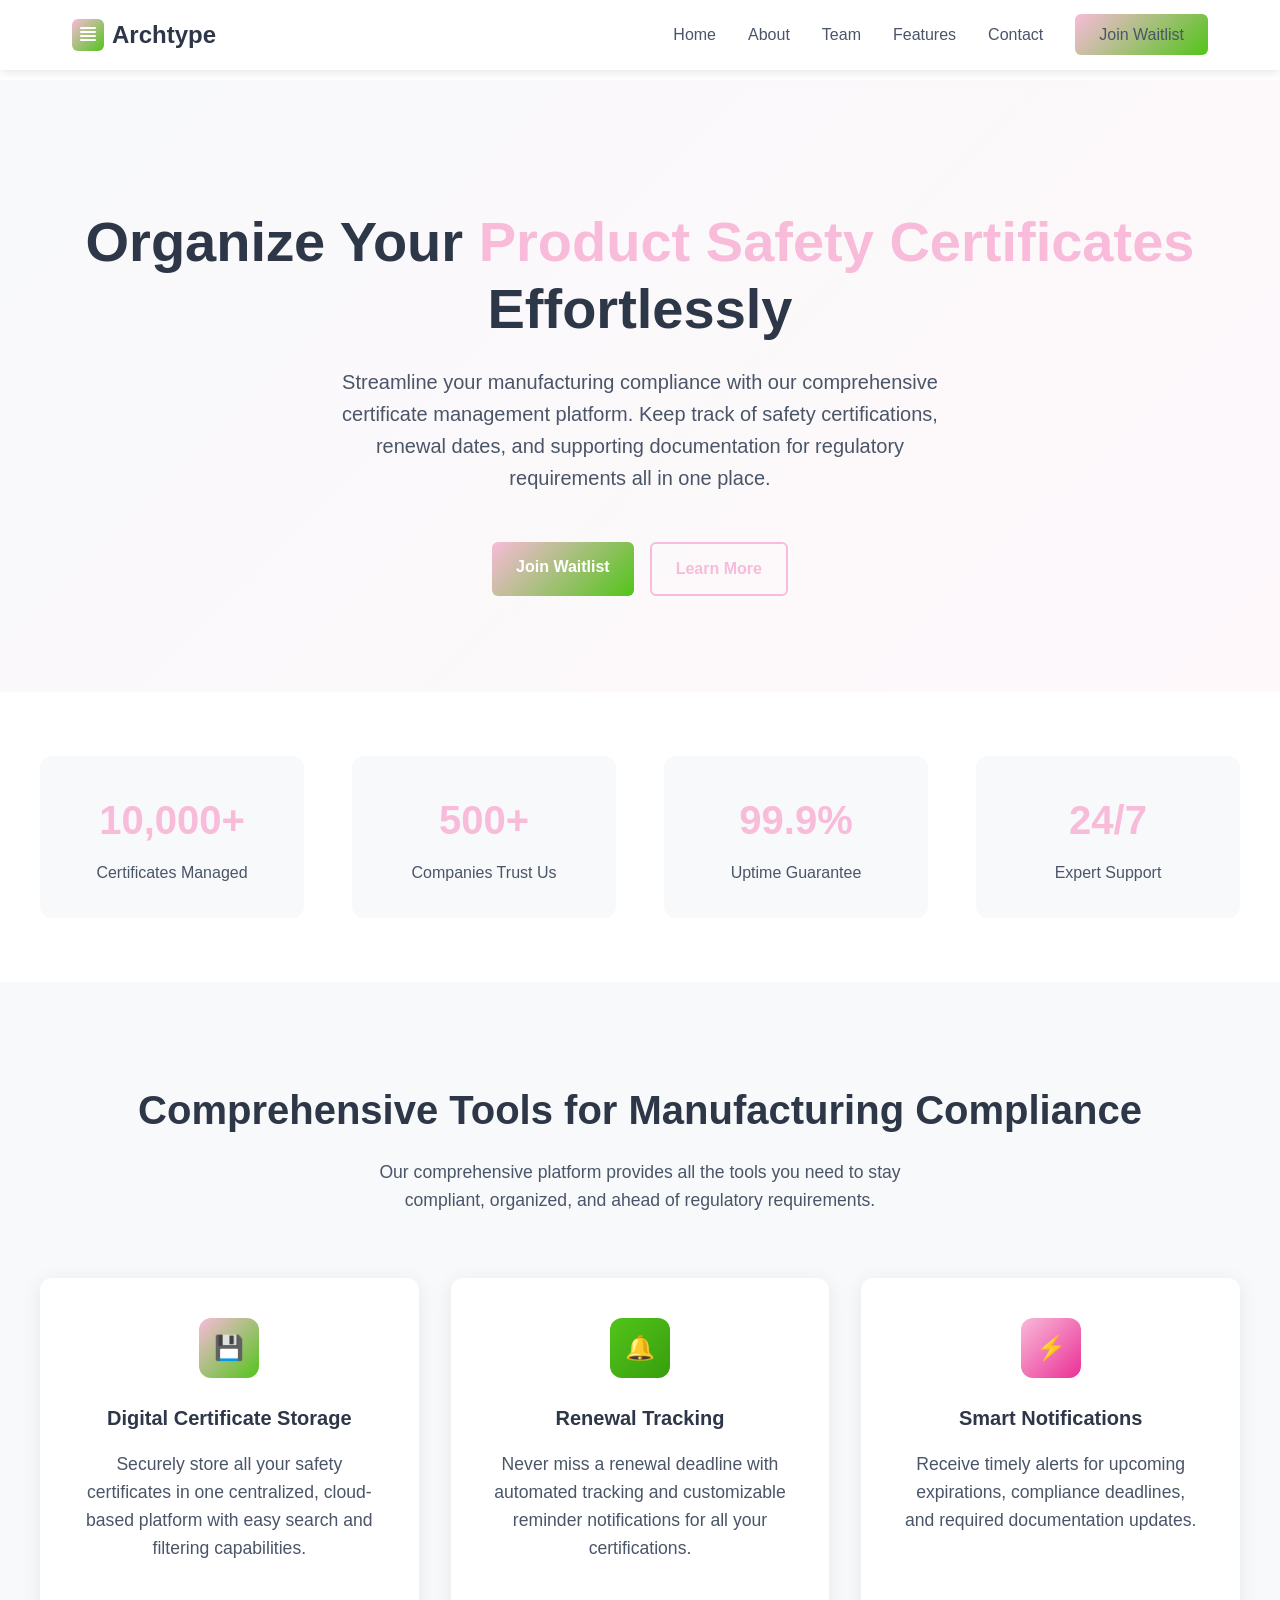
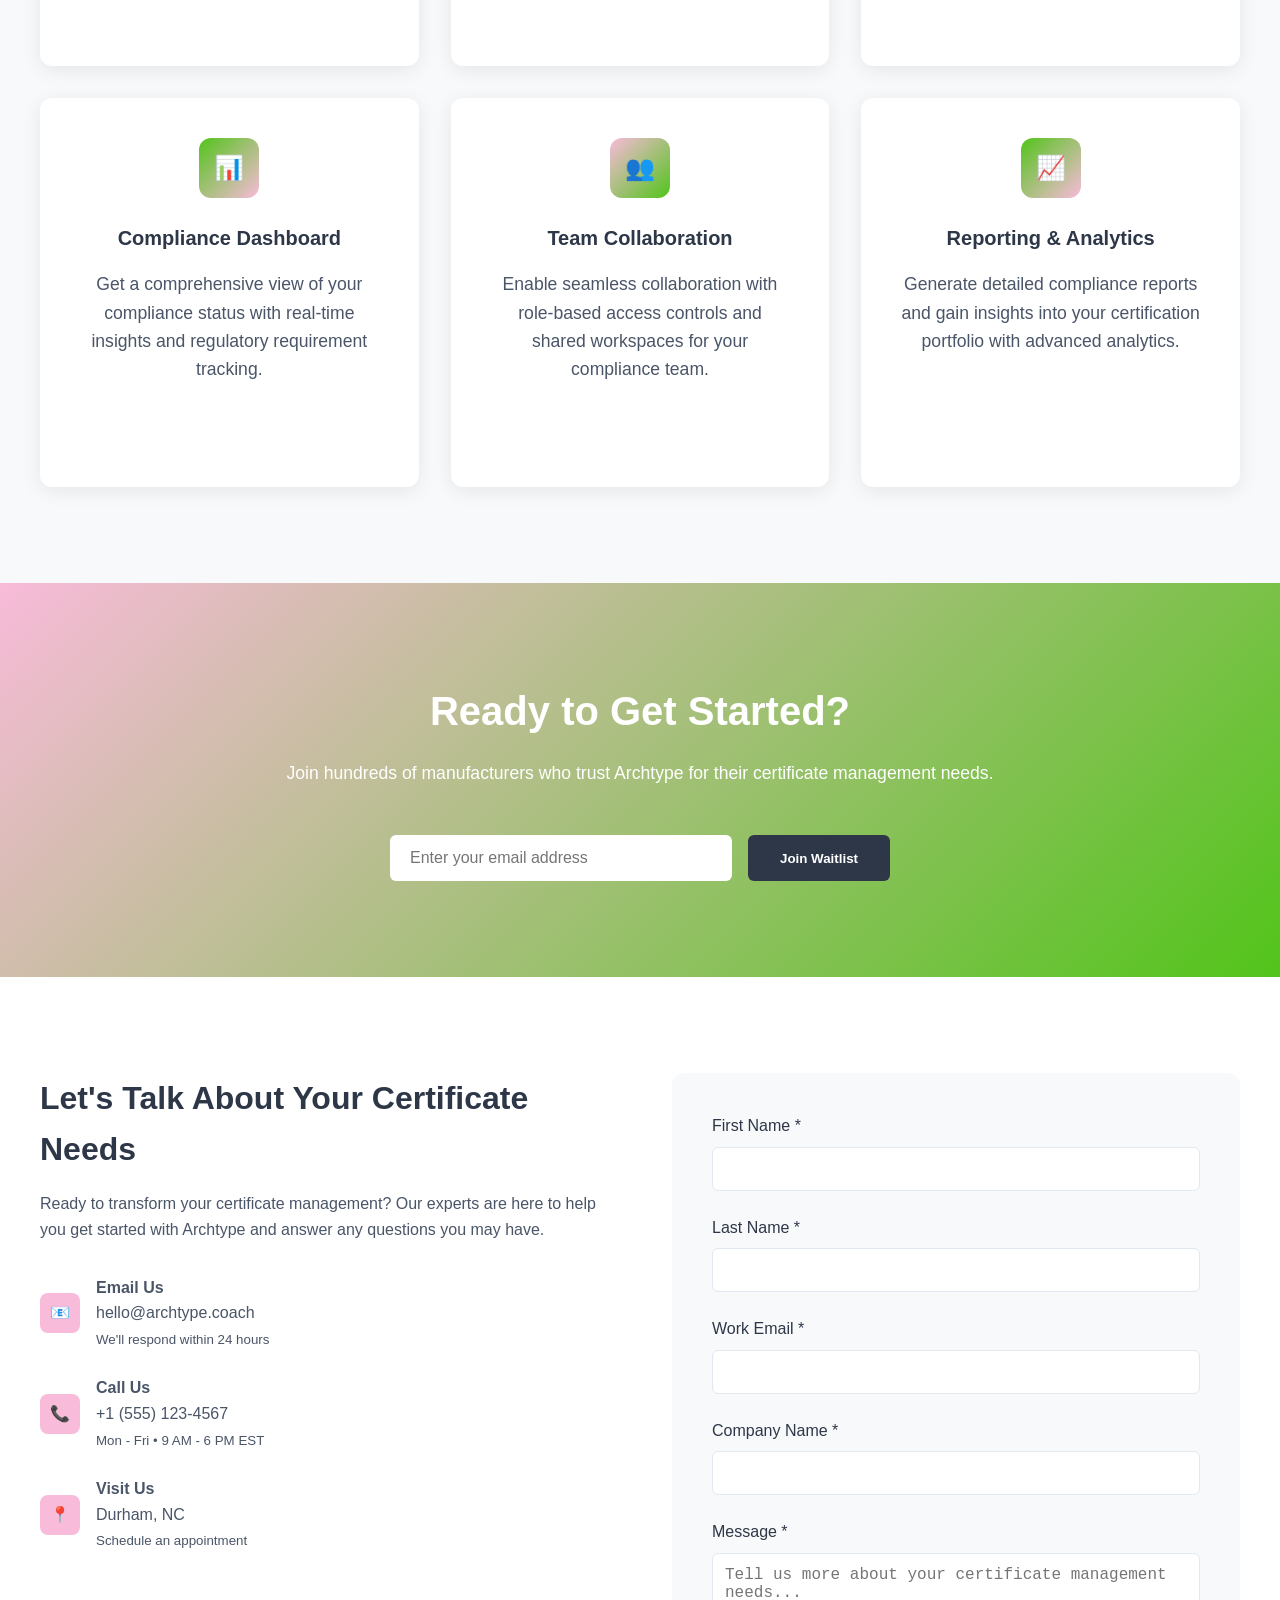
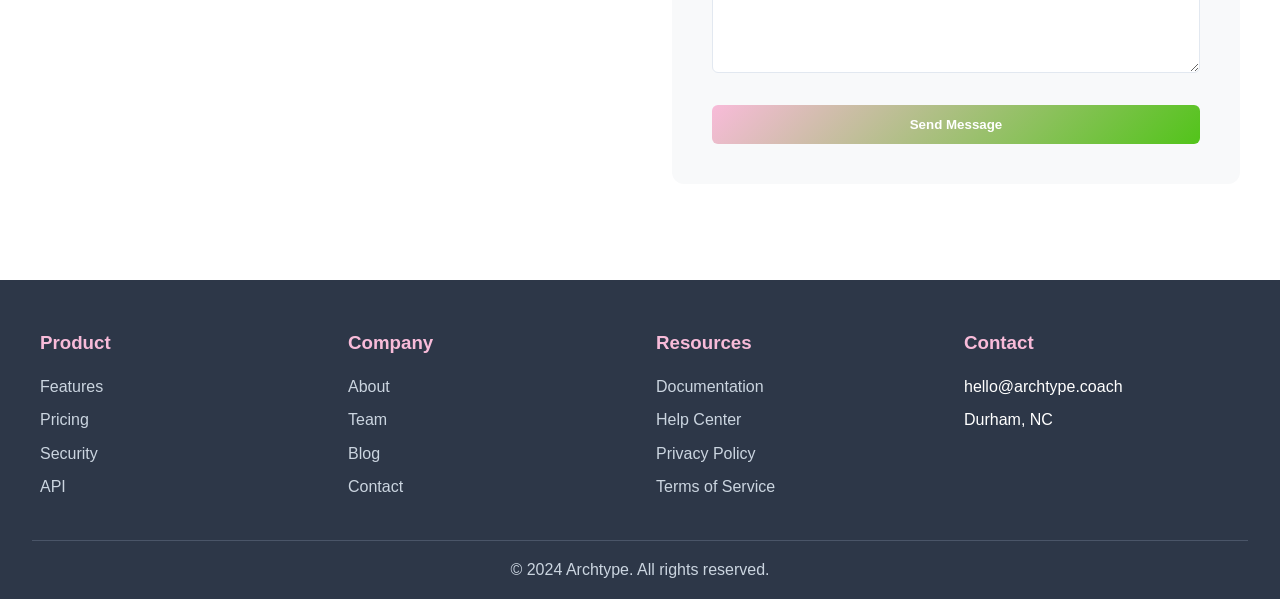
<file: index.html>
<!DOCTYPE html>
<html lang="en">
<head>
    <meta charset="UTF-8">
    <meta name="viewport" content="width=device-width, initial-scale=1.0">
    <title>Archtype - Streamline Your Product Safety Certificates</title>
    <link rel="stylesheet" href="styles.css">
</head>
<body>
    <!-- Header -->
    <header class="header">
        <nav class="nav-container">
            <a href="#" class="logo">
                <div class="logo-icon"></div>
                Archtype
            </a>
            <ul class="nav-links">
                <li><a href="index.html">Home</a></li>
                <li><a href="about.html">About</a></li>
                <li><a href="team.html">Team</a></li>
                <li><a href="#features">Features</a></li>
                <li><a href="#contact">Contact</a></li>
                <li><a href="#waitlist" class="cta-button">Join Waitlist</a></li>
            </ul>
        </nav>
    </header>

    <!-- Hero Section -->
    <section class="hero" id="home">
        <div class="hero-container">
            <h1 class="fade-in">Organize Your <span class="highlight">Product Safety Certificates</span> Effortlessly</h1>
            <p class="fade-in">Streamline your manufacturing compliance with our comprehensive certificate management platform. Keep track of safety certifications, renewal dates, and supporting documentation for regulatory requirements all in one place.</p>
            <div class="hero-buttons fade-in">
                <a href="#waitlist" class="cta-button">Join Waitlist</a>
                <a href="#features" class="secondary-button">Learn More</a>
            </div>
        </div>
    </section>

    <!-- Stats Section -->
    <section class="stats">
        <div class="stats-container">
            <div class="stat-item fade-in">
                <div class="stat-number">10,000+</div>
                <div class="stat-label">Certificates Managed</div>
            </div>
            <div class="stat-item fade-in">
                <div class="stat-number">500+</div>
                <div class="stat-label">Companies Trust Us</div>
            </div>
            <div class="stat-item fade-in">
                <div class="stat-number">99.9%</div>
                <div class="stat-label">Uptime Guarantee</div>
            </div>
            <div class="stat-item fade-in">
                <div class="stat-number">24/7</div>
                <div class="stat-label">Expert Support</div>
            </div>
        </div>
    </section>

    <!-- Features Section -->
    <section class="features" id="features">
        <div class="features-container">
            <h2 class="fade-in">Comprehensive Tools for Manufacturing Compliance</h2>
            <p class="fade-in">Our comprehensive platform provides all the tools you need to stay compliant, organized, and ahead of regulatory requirements.</p>
            
            <div class="features-grid">
                <div class="feature-card fade-in">
                    <div class="feature-icon">💾</div>
                    <h3>Digital Certificate Storage</h3>
                    <p>Securely store all your safety certificates in one centralized, cloud-based platform with easy search and filtering capabilities.</p>
                </div>
                <div class="feature-card fade-in">
                    <div class="feature-icon">🔔</div>
                    <h3>Renewal Tracking</h3>
                    <p>Never miss a renewal deadline with automated tracking and customizable reminder notifications for all your certifications.</p>
                </div>
                <div class="feature-card fade-in">
                    <div class="feature-icon">⚡</div>
                    <h3>Smart Notifications</h3>
                    <p>Receive timely alerts for upcoming expirations, compliance deadlines, and required documentation updates.</p>
                </div>
                <div class="feature-card fade-in">
                    <div class="feature-icon">📊</div>
                    <h3>Compliance Dashboard</h3>
                    <p>Get a comprehensive view of your compliance status with real-time insights and regulatory requirement tracking.</p>
                </div>
                <div class="feature-card fade-in">
                    <div class="feature-icon">👥</div>
                    <h3>Team Collaboration</h3>
                    <p>Enable seamless collaboration with role-based access controls and shared workspaces for your compliance team.</p>
                </div>
                <div class="feature-card fade-in">
                    <div class="feature-icon">📈</div>
                    <h3>Reporting & Analytics</h3>
                    <p>Generate detailed compliance reports and gain insights into your certification portfolio with advanced analytics.</p>
                </div>
            </div>
        </div>
    </section>

    <!-- Waitlist Section -->
    <section class="waitlist" id="waitlist">
        <div class="waitlist-container">
            <h2 class="fade-in">Ready to Get Started?</h2>
            <p class="fade-in">Join hundreds of manufacturers who trust Archtype for their certificate management needs.</p>
            <form class="waitlist-form fade-in" id="waitlistForm">
                <input type="email" class="waitlist-input" placeholder="Enter your email address" required>
                <button type="submit" class="waitlist-button">Join Waitlist</button>
            </form>
            <div class="success-message" id="successMessage">
                Thank you! You've been successfully added to our waitlist.
            </div>
        </div>
    </section>

    <!-- Contact Section -->
    <section class="contact" id="contact">
        <div class="contact-container">
            <div class="contact-info">
                <h2>Let's Talk About Your Certificate Needs</h2>
                <p>Ready to transform your certificate management? Our experts are here to help you get started with Archtype and answer any questions you may have.</p>
                
                <div class="contact-item">
                    <div class="contact-icon">📧</div>
                    <div>
                        <strong>Email Us</strong><br>
                        hello@archtype.coach<br>
                        <small>We'll respond within 24 hours</small>
                    </div>
                </div>
                
                <div class="contact-item">
                    <div class="contact-icon">📞</div>
                    <div>
                        <strong>Call Us</strong><br>
                        +1 (555) 123-4567<br>
                        <small>Mon - Fri • 9 AM - 6 PM EST</small>
                    </div>
                </div>
                
                <div class="contact-item">
                    <div class="contact-icon">📍</div>
                    <div>
                        <strong>Visit Us</strong><br>
                        Durham, NC<br>
                        <small>Schedule an appointment</small>
                    </div>
                </div>
            </div>
            
            <div class="contact-form">
                <form id="contactForm">
                    <div class="form-group">
                        <label for="firstName">First Name *</label>
                        <input type="text" id="firstName" required>
                    </div>
                    <div class="form-group">
                        <label for="lastName">Last Name *</label>
                        <input type="text" id="lastName" required>
                    </div>
                    <div class="form-group">
                        <label for="email">Work Email *</label>
                        <input type="email" id="email" required>
                    </div>
                    <div class="form-group">
                        <label for="company">Company Name *</label>
                        <input type="text" id="company" required>
                    </div>
                    <div class="form-group">
                        <label for="message">Message *</label>
                        <textarea id="message" placeholder="Tell us more about your certificate management needs..." required></textarea>
                    </div>
                    <button type="submit" class="cta-button" style="width: 100%;">Send Message</button>
                </form>
            </div>
        </div>
    </section>

    <!-- Footer -->
    <footer class="footer">
        <div class="footer-container">
            <div class="footer-section">
                <h3>Product</h3>
                <ul>
                    <li><a href="#">Features</a></li>
                    <li><a href="#">Pricing</a></li>
                    <li><a href="#">Security</a></li>
                    <li><a href="#">API</a></li>
                </ul>
            </div>
            <div class="footer-section">
                <h3>Company</h3>
                <ul>
                    <li><a href="about.html">About</a></li>
                    <li><a href="team.html">Team</a></li>
                    <li><a href="#">Blog</a></li>
                    <li><a href="#contact">Contact</a></li>
                </ul>
            </div>
            <div class="footer-section">
                <h3>Resources</h3>
                <ul>
                    <li><a href="#">Documentation</a></li>
                    <li><a href="#">Help Center</a></li>
                    <li><a href="#">Privacy Policy</a></li>
                    <li><a href="#">Terms of Service</a></li>
                </ul>
            </div>
            <div class="footer-section">
                <h3>Contact</h3>
                <ul>
                    <li>hello@archtype.coach</li>
                    <li></li>
                    <li>Durham, NC</li>
                </ul>
            </div>
        </div>
        <div class="footer-bottom">
            © 2024 Archtype. All rights reserved.
        </div>
    </footer>

    <script>
        // Smooth scrolling for navigation links
        document.querySelectorAll('a[href^="#"]').forEach(anchor => {
            anchor.addEventListener('click', function (e) {
                e.preventDefault();
                const target = document.querySelector(this.getAttribute('href'));
                if (target) {
                    target.scrollIntoView({
                        behavior: 'smooth',
                        block: 'start'
                    });
                }
            });
        });

        // Fade in animation on scroll
        const observerOptions = {
            threshold: 0.1,
            rootMargin: '0px 0px -50px 0px'
        };

        const observer = new IntersectionObserver((entries) => {
            entries.forEach(entry => {
                if (entry.isIntersecting) {
                    entry.target.style.animationDelay = Math.random() * 0.3 + 's';
                    entry.target.classList.add('fade-in');
                }
            });
        }, observerOptions);

        // Observe all elements that should fade in
        document.querySelectorAll('.fade-in').forEach(el => {
            observer.observe(el);
        });

        // Header scroll effect
        window.addEventListener('scroll', () => {
            const header = document.querySelector('.header');
            if (window.scrollY > 100) {
                header.style.background = 'rgba(255, 255, 255, 0.95)';
                header.style.backdropFilter = 'blur(10px)';
            } else {
                header.style.background = 'var(--white)';
                header.style.backdropFilter = 'none';
            }
        });

        // Waitlist form submission
        document.getElementById('waitlistForm').addEventListener('submit', function(e) {
            e.preventDefault();
            const email = this.querySelector('input[type="email"]').value;
            
            // Simulate form submission (replace with actual API call)
            setTimeout(() => {
                document.getElementById('successMessage').style.display = 'block';
                this.reset();
                
                // Hide success message after 5 seconds
                setTimeout(() => {
                    document.getElementById('successMessage').style.display = 'none';
                }, 5000);
            }, 500);
            
            console.log('Waitlist submission:', email);
        });

        // Contact form submission
        document.getElementById('contactForm').addEventListener('submit', function(e) {
            e.preventDefault();
            const formData = new FormData(this);
            
            // Simulate form submission (replace with actual API call)
            const submitButton = this.querySelector('button[type="submit"]');
            const originalText = submitButton.textContent;
            submitButton.textContent = 'Sending...';
            submitButton.disabled = true;
            
            setTimeout(() => {
                alert('Thank you for your message! We\'ll get back to you soon.');
                this.reset();
                submitButton.textContent = originalText;
                submitButton.disabled = false;
            }, 1000);
            
            console.log('Contact form submission:', Object.fromEntries(formData));
        });

        // Add hover effects to feature cards
        document.querySelectorAll('.feature-card').forEach(card => {
            card.addEventListener('mouseenter', function() {
                this.style.transform = 'translateY(-10px) scale(1.02)';
            });
            
            card.addEventListener('mouseleave', function() {
                this.style.transform = 'translateY(0) scale(1)';
            });
        });

        // Parallax effect for hero section
        window.addEventListener('scroll', () => {
            const scrolled = window.pageYOffset;
            const hero = document.querySelector('.hero');
            hero.style.transform = `translateY(${scrolled * 0.5}px)`;
        });
    </script>
</body>
</html>
</file>
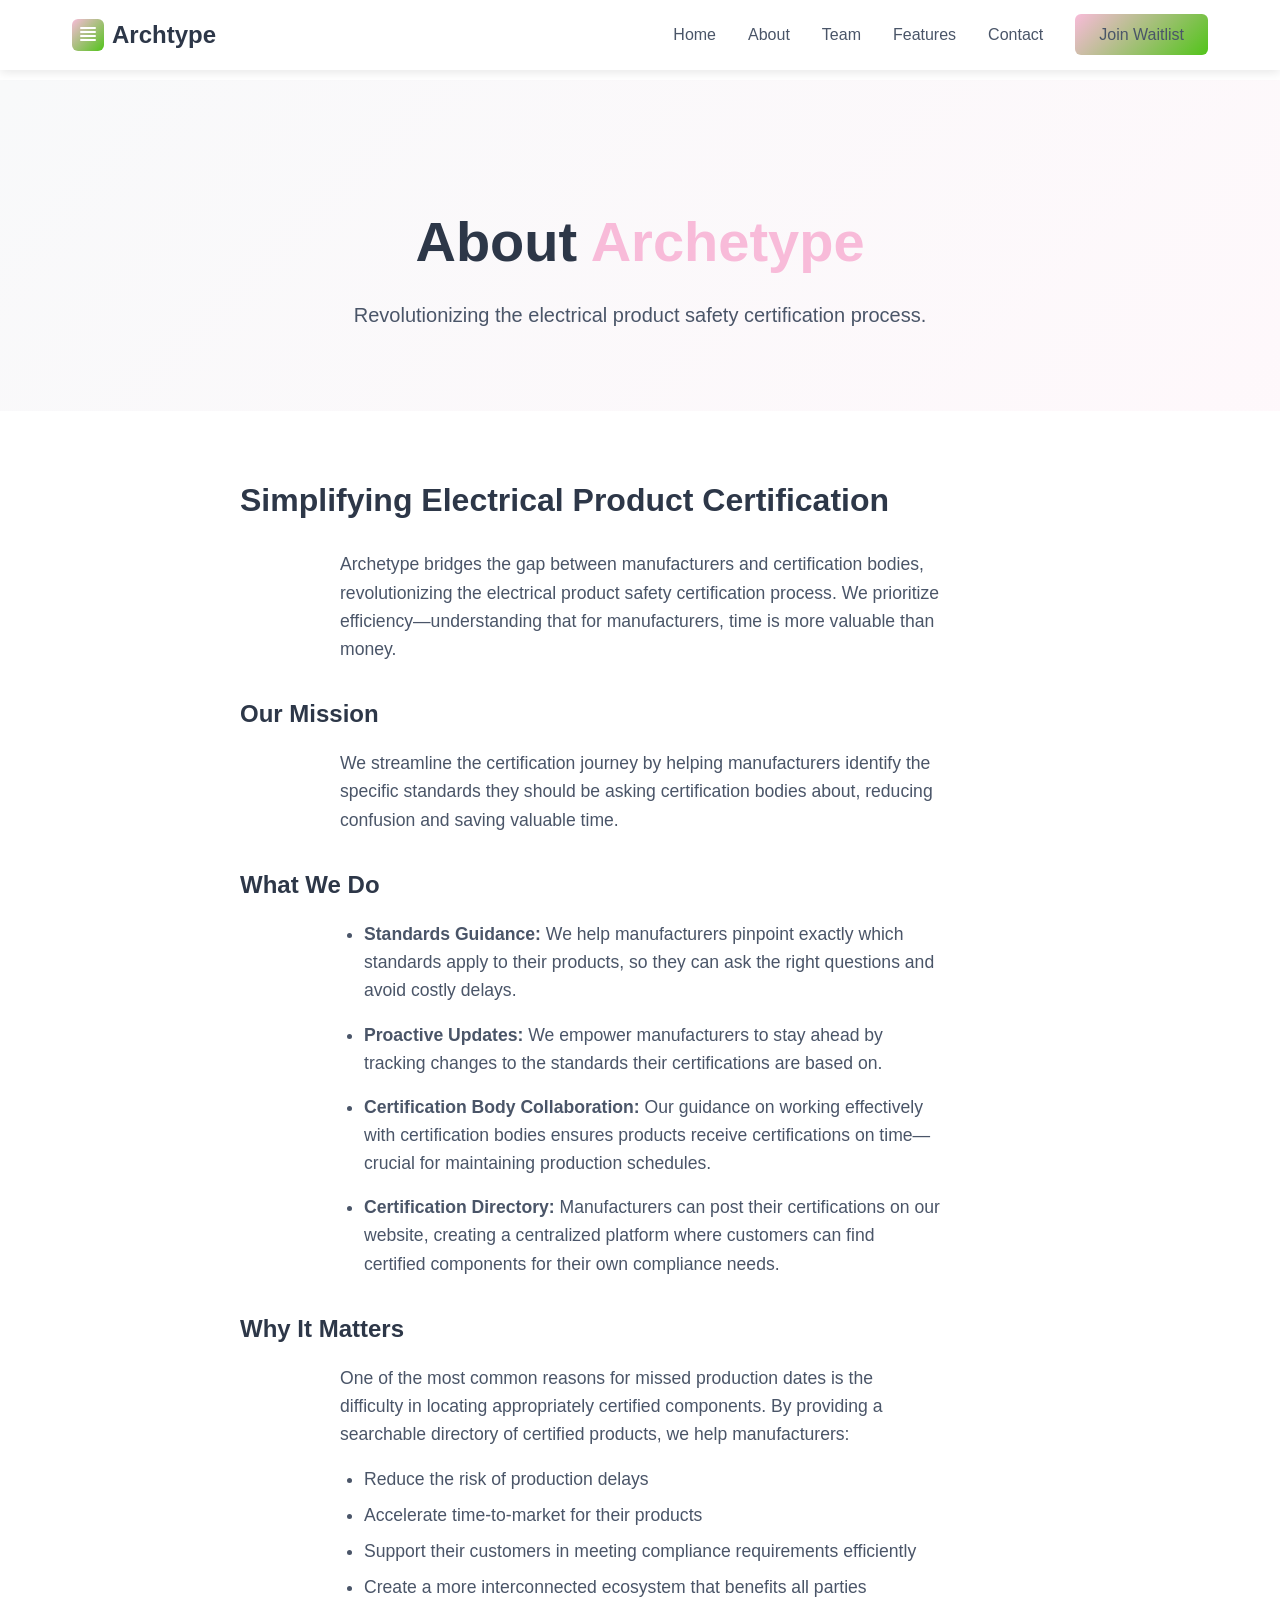
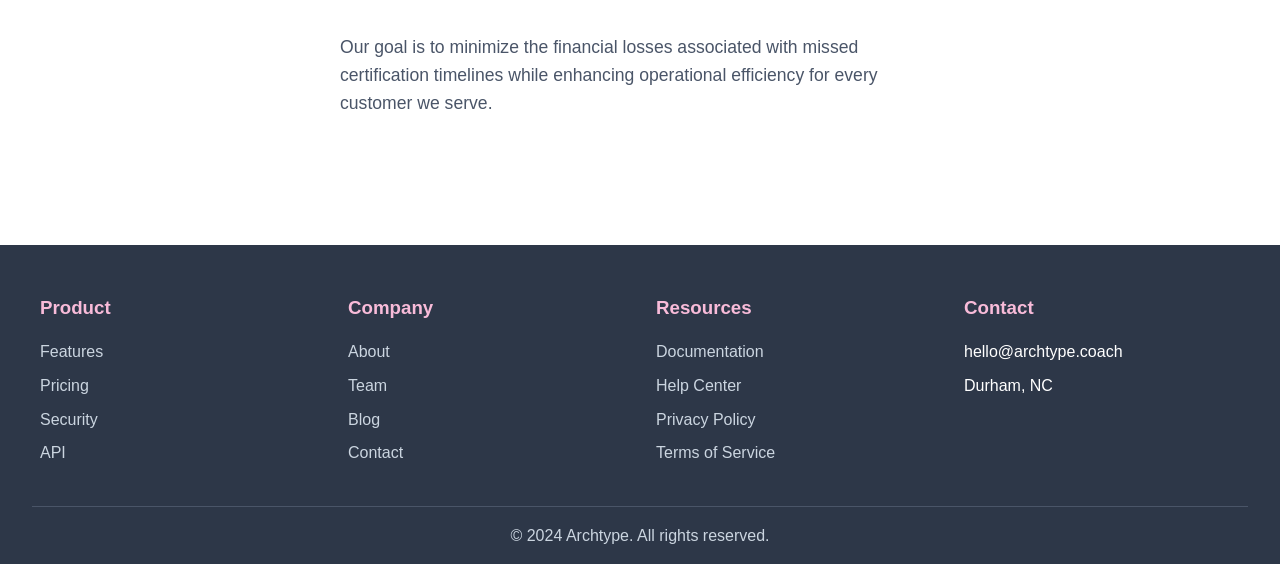
<file: about.html>
<!DOCTYPE html>
<html lang="en">
<head>
    <meta charset="UTF-8">
    <meta name="viewport" content="width=device-width, initial-scale=1.0">
    <title>About - Archtype</title>
    <link rel="stylesheet" href="styles.css">
</head>
<body>
    <!-- Header -->
    <header class="header">
        <nav class="nav-container">
            <a href="#" class="logo">
                <div class="logo-icon"></div>
                Archtype
            </a>
            <ul class="nav-links">
                <li><a href="index.html">Home</a></li>
                <li><a href="about.html">About</a></li>
                <li><a href="team.html">Team</a></li>
                <li><a href="index.html#features">Features</a></li>
                <li><a href="index.html#contact">Contact</a></li>
                <li><a href="index.html#waitlist" class="cta-button">Join Waitlist</a></li>
            </ul>
        </nav>
    </header>

    <!-- Hero Section -->
    <section class="hero" style="padding: 8rem 2rem 2rem;">
        <div class="hero-container">
            <h1 class="fade-in">About <span class="highlight">Archetype</span></h1>
            <p class="fade-in" style="max-width: 800px;">Revolutionizing the electrical product safety certification process.</p>
        </div>
    </section>

    <!-- About Content Section -->
    <section class="features" style="background: var(--white); padding: 4rem 2rem;">
        <div class="features-container" style="text-align: left; max-width: 800px; margin: 0 auto;">
            <h2 style="font-size: 2rem; margin-bottom: 1.5rem; color: var(--dark-gray);">Simplifying Electrical Product Certification</h2>
            
            <p class="fade-in" style="margin-bottom: 2rem;">Archetype bridges the gap between manufacturers and certification bodies, revolutionizing the electrical product safety certification process. We prioritize efficiency—understanding that for manufacturers, time is more valuable than money.</p>
            
            <h3 style="font-size: 1.5rem; margin-bottom: 1rem; color: var(--dark-gray); margin-top: 2rem;">Our Mission</h3>
            <p class="fade-in" style="margin-bottom: 2rem;">We streamline the certification journey by helping manufacturers identify the specific standards they should be asking certification bodies about, reducing confusion and saving valuable time.</p>
            
            <h3 style="font-size: 1.5rem; margin-bottom: 1rem; color: var(--dark-gray); margin-top: 2rem;">What We Do</h3>
            <ul class="fade-in" style="margin-bottom: 2rem; padding-left: 1.5rem; color: var(--text-gray);">
                <li style="margin-bottom: 1rem;"><strong>Standards Guidance:</strong> We help manufacturers pinpoint exactly which standards apply to their products, so they can ask the right questions and avoid costly delays.</li>
                <li style="margin-bottom: 1rem;"><strong>Proactive Updates:</strong> We empower manufacturers to stay ahead by tracking changes to the standards their certifications are based on.</li>
                <li style="margin-bottom: 1rem;"><strong>Certification Body Collaboration:</strong> Our guidance on working effectively with certification bodies ensures products receive certifications on time—crucial for maintaining production schedules.</li>
                <li><strong>Certification Directory:</strong> Manufacturers can post their certifications on our website, creating a centralized platform where customers can find certified components for their own compliance needs.</li>
            </ul>
            
            <h3 style="font-size: 1.5rem; margin-bottom: 1rem; color: var(--dark-gray); margin-top: 2rem;">Why It Matters</h3>
            <p class="fade-in" style="margin-bottom: 1rem;">One of the most common reasons for missed production dates is the difficulty in locating appropriately certified components. By providing a searchable directory of certified products, we help manufacturers:</p>
            <ul class="fade-in" style="padding-left: 1.5rem; color: var(--text-gray); margin-bottom: 2rem;">
                <li style="margin-bottom: 0.5rem;">Reduce the risk of production delays</li>
                <li style="margin-bottom: 0.5rem;">Accelerate time-to-market for their products</li>
                <li style="margin-bottom: 0.5rem;">Support their customers in meeting compliance requirements efficiently</li>
                <li>Create a more interconnected ecosystem that benefits all parties</li>
            </ul>
            
            <p class="fade-in">Our goal is to minimize the financial losses associated with missed certification timelines while enhancing operational efficiency for every customer we serve.</p>
        </div>
    </section>

    <!-- Footer -->
    <footer class="footer">
        <div class="footer-container">
            <div class="footer-section">
                <h3>Product</h3>
                <ul>
                    <li><a href="#">Features</a></li>
                    <li><a href="#">Pricing</a></li>
                    <li><a href="#">Security</a></li>
                    <li><a href="#">API</a></li>
                </ul>
            </div>
            <div class="footer-section">
                <h3>Company</h3>
                <ul>
                    <li><a href="about.html">About</a></li>
                    <li><a href="team.html">Team</a></li>
                    <li><a href="#">Blog</a></li>
                    <li><a href="#contact">Contact</a></li>
                </ul>
            </div>
            <div class="footer-section">
                <h3>Resources</h3>
                <ul>
                    <li><a href="#">Documentation</a></li>
                    <li><a href="#">Help Center</a></li>
                    <li><a href="#">Privacy Policy</a></li>
                    <li><a href="#">Terms of Service</a></li>
                </ul>
            </div>
            <div class="footer-section">
                <h3>Contact</h3>
                <ul>
                    <li>hello@archtype.coach</li>
                    <li></li>
                    <li>Durham, NC</li>
                </ul>
            </div>
        </div>
        <div class="footer-bottom">
            © 2024 Archtype. All rights reserved.
        </div>
    </footer>

    <script>
        // Fade in animation on scroll
        const observerOptions = {
            threshold: 0.1,
            rootMargin: '0px 0px -50px 0px'
        };

        const observer = new IntersectionObserver((entries) => {
            entries.forEach(entry => {
                if (entry.isIntersecting) {
                    entry.target.style.animationDelay = Math.random() * 0.3 + 's';
                    entry.target.classList.add('fade-in');
                }
            });
        }, observerOptions);

        // Observe all elements that should fade in
        document.querySelectorAll('.fade-in').forEach(el => {
            observer.observe(el);
        });

        // Header scroll effect
        window.addEventListener('scroll', () => {
            const header = document.querySelector('.header');
            if (window.scrollY > 100) {
                header.style.background = 'rgba(255, 255, 255, 0.95)';
                header.style.backdropFilter = 'blur(10px)';
            } else {
                header.style.background = 'var(--white)';
                header.style.backdropFilter = 'none';
            }
        });
    </script>
</body>
</html>
</file>
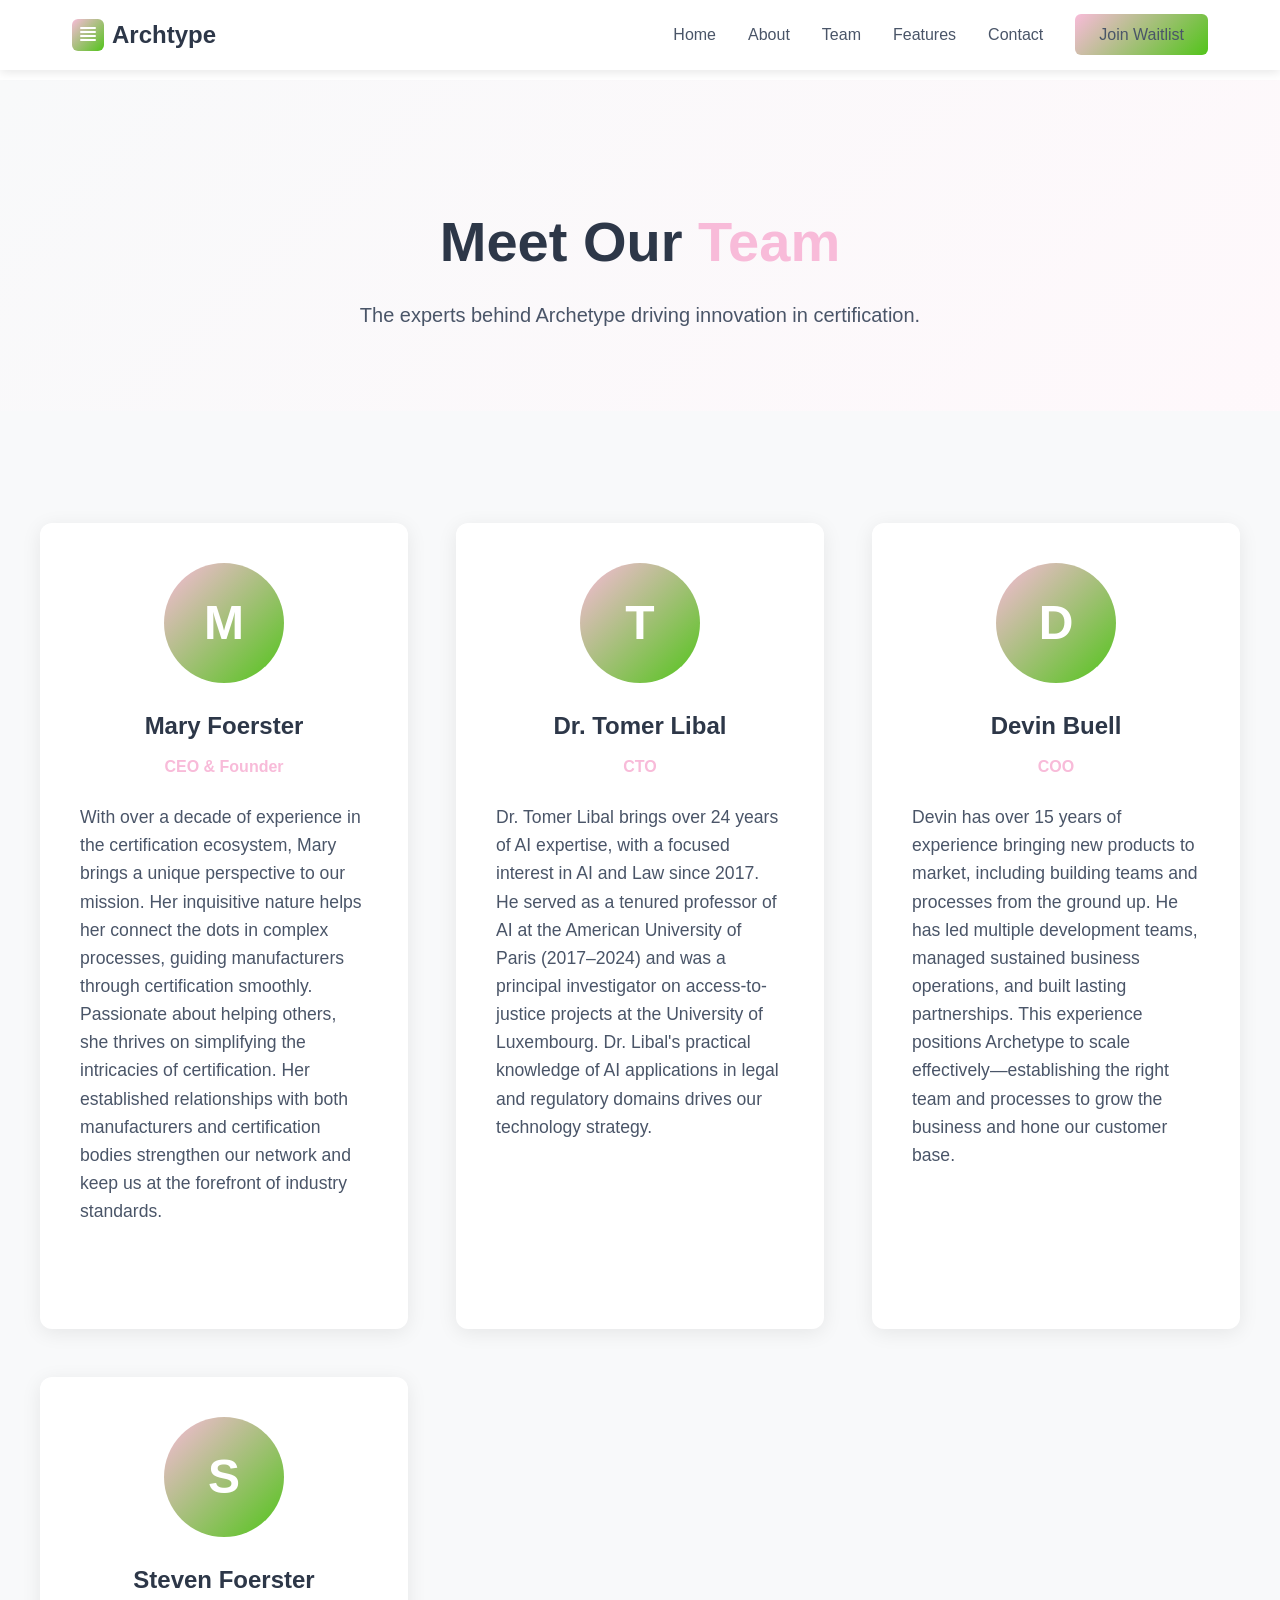
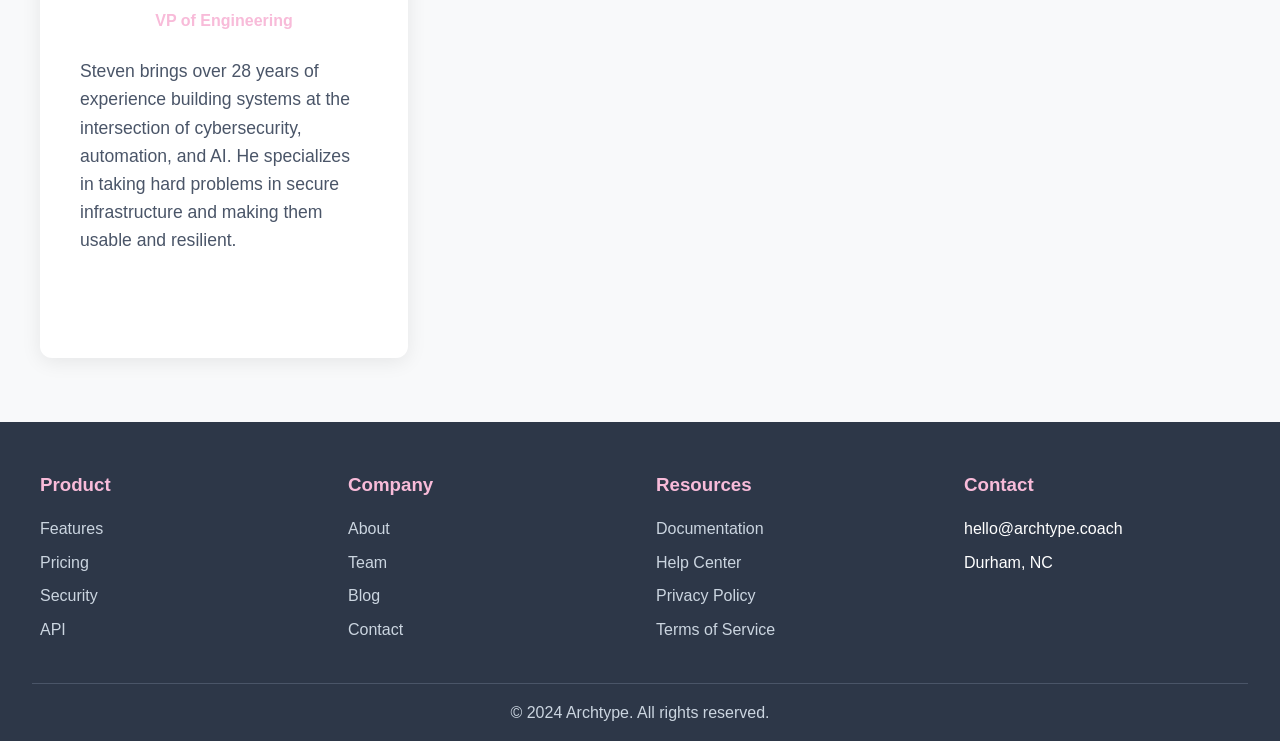
<file: team.html>
<!DOCTYPE html>
<html lang="en">
<head>
    <meta charset="UTF-8">
    <meta name="viewport" content="width=device-width, initial-scale=1.0">
    <title>Team - Archtype</title>
    <link rel="stylesheet" href="styles.css">
</head>
<body>
    <!-- Header -->
    <header class="header">
        <nav class="nav-container">
            <a href="#" class="logo">
                <div class="logo-icon"></div>
                Archtype
            </a>
            <ul class="nav-links">
                <li><a href="index.html">Home</a></li>
                <li><a href="about.html">About</a></li>
                <li><a href="team.html">Team</a></li>
                <li><a href="index.html#features">Features</a></li>
                <li><a href="index.html#contact">Contact</a></li>
                <li><a href="index.html#waitlist" class="cta-button">Join Waitlist</a></li>
            </ul>
        </nav>
    </header>

    <!-- Hero Section -->
    <section class="hero" style="padding: 8rem 2rem 2rem;">
        <div class="hero-container">
            <h1 class="fade-in">Meet Our <span class="highlight">Team</span></h1>
            <p class="fade-in" style="max-width: 800px;">The experts behind Archetype driving innovation in certification.</p>
        </div>
    </section>

    <!-- Team Section -->
    <section class="features" style="background: var(--light-gray); padding: 4rem 2rem;">
        <div class="features-container">
            <div class="team-grid">
                <!-- Mary Foerster -->
                <div class="team-member fade-in">
                    <div class="team-avatar">M</div>
                    <h3>Mary Foerster</h3>
                    <span class="team-role">CEO & Founder</span>
                    <p class="team-bio">With over a decade of experience in the certification ecosystem, Mary brings a unique perspective to our mission. Her inquisitive nature helps her connect the dots in complex processes, guiding manufacturers through certification smoothly. Passionate about helping others, she thrives on simplifying the intricacies of certification. Her established relationships with both manufacturers and certification bodies strengthen our network and keep us at the forefront of industry standards.</p>
                </div>

                <!-- Dr. Tomer Libal -->
                <div class="team-member fade-in">
                    <div class="team-avatar">T</div>
                    <h3>Dr. Tomer Libal</h3>
                    <span class="team-role">CTO</span>
                    <p class="team-bio">Dr. Tomer Libal brings over 24 years of AI expertise, with a focused interest in AI and Law since 2017. He served as a tenured professor of AI at the American University of Paris (2017–2024) and was a principal investigator on access-to-justice projects at the University of Luxembourg. Dr. Libal's practical knowledge of AI applications in legal and regulatory domains drives our technology strategy.</p>
                </div>

                <!-- Devin Buell -->
                <div class="team-member fade-in">
                    <div class="team-avatar">D</div>
                    <h3>Devin Buell</h3>
                    <span class="team-role">COO</span>
                    <p class="team-bio">Devin has over 15 years of experience bringing new products to market, including building teams and processes from the ground up. He has led multiple development teams, managed sustained business operations, and built lasting partnerships. This experience positions Archetype to scale effectively—establishing the right team and processes to grow the business and hone our customer base.</p>
                </div>

                <!-- Steven Foerster -->
                <div class="team-member fade-in">
                    <div class="team-avatar">S</div>
                    <h3>Steven Foerster</h3>
                    <span class="team-role">VP of Engineering</span>
                    <p class="team-bio">Steven brings over 28 years of experience building systems at the intersection of cybersecurity, automation, and AI. He specializes in taking hard problems in secure infrastructure and making them usable and resilient.</p>
                </div>
            </div>
        </div>
    </section>

    <!-- Footer -->
    <footer class="footer">
        <div class="footer-container">
            <div class="footer-section">
                <h3>Product</h3>
                <ul>
                    <li><a href="#">Features</a></li>
                    <li><a href="#">Pricing</a></li>
                    <li><a href="#">Security</a></li>
                    <li><a href="#">API</a></li>
                </ul>
            </div>
            <div class="footer-section">
                <h3>Company</h3>
                <ul>
                    <li><a href="about.html">About</a></li>
                    <li><a href="team.html">Team</a></li>
                    <li><a href="#">Blog</a></li>
                    <li><a href="#contact">Contact</a></li>
                </ul>
            </div>
            <div class="footer-section">
                <h3>Resources</h3>
                <ul>
                    <li><a href="#">Documentation</a></li>
                    <li><a href="#">Help Center</a></li>
                    <li><a href="#">Privacy Policy</a></li>
                    <li><a href="#">Terms of Service</a></li>
                </ul>
            </div>
            <div class="footer-section">
                <h3>Contact</h3>
                <ul>
                    <li>hello@archtype.coach</li>
                    <li></li>
                    <li>Durham, NC</li>
                </ul>
            </div>
        </div>
        <div class="footer-bottom">
            © 2024 Archtype. All rights reserved.
        </div>
    </footer>

    <script>
        // Fade in animation on scroll
        const observerOptions = {
            threshold: 0.1,
            rootMargin: '0px 0px -50px 0px'
        };

        const observer = new IntersectionObserver((entries) => {
            entries.forEach(entry => {
                if (entry.isIntersecting) {
                    entry.target.style.animationDelay = Math.random() * 0.3 + 's';
                    entry.target.classList.add('fade-in');
                }
            });
        }, observerOptions);

        // Observe all elements that should fade in
        document.querySelectorAll('.fade-in').forEach(el => {
            observer.observe(el);
        });

        // Header scroll effect
        window.addEventListener('scroll', () => {
            const header = document.querySelector('.header');
            if (window.scrollY > 100) {
                header.style.background = 'rgba(255, 255, 255, 0.95)';
                header.style.backdropFilter = 'blur(10px)';
            } else {
                header.style.background = 'var(--white)';
                header.style.backdropFilter = 'none';
            }
        });
    </script>
</body>
</html>
</file>
<file: styles.css>
* {
            margin: 0;
            padding: 0;
            box-sizing: border-box;
        }

        :root {
            --carolina-blue: #4A90E2;
            --navy-blue: #1E3A8A;
            --blush-pink: #F8BBD9;
            --eucalyptus-green: #52C41A;
            --white: #ffffff;
            --light-gray: #f8f9fa;
            --dark-gray: #2d3748;
            --text-gray: #4a5568;
            --primary: var(--blush-pink);
            --secondary: var(--eucalyptus-green);
        }

        body {
            font-family: -apple-system, BlinkMacSystemFont, 'Segoe UI', Roboto, sans-serif;
            line-height: 1.6;
            color: var(--text-gray);
            overflow-x: hidden;
        }

        /* Header */
        .header {
            background: var(--white);
            box-shadow: 0 2px 10px rgba(0,0,0,0.1);
            position: fixed;
            width: 100%;
            top: 0;
            z-index: 1000;
            transition: all 0.3s ease;
        }

        .nav-container {
            max-width: 1200px;
            margin: 0 auto;
            display: flex;
            justify-content: space-between;
            align-items: center;
            padding: 1rem 2rem;
        }

        .logo {
            display: flex;
            align-items: center;
            gap: 0.5rem;
            font-size: 1.5rem;
            font-weight: bold;
            color: var(--dark-gray);
            text-decoration: none;
        }

        .logo-icon {
            width: 32px;
            height: 32px;
            background: linear-gradient(135deg, var(--blush-pink), var(--eucalyptus-green));
            border-radius: 6px;
            display: flex;
            align-items: center;
            justify-content: center;
            color: white;
            font-weight: bold;
            position: relative;
        }

        .logo-icon::before,
        .logo-icon::after {
            content: '';
            position: absolute;
            background: white;
            border-radius: 1px;
        }

        .logo-icon::before {
            width: 16px;
            height: 2px;
            top: 8px;
            box-shadow: 0 4px 0 white, 0 8px 0 white, 0 12px 0 white;
        }

        .logo-icon::after {
            width: 12px;
            height: 2px;
            top: 16px;
            left: 10px;
            box-shadow: 0 4px 0 white;
        }

        .nav-links {
            display: flex;
            list-style: none;
            gap: 2rem;
            align-items: center;
        }

        .nav-links a {
            text-decoration: none;
            color: var(--text-gray);
            font-weight: 500;
            transition: color 0.3s ease;
        }

        .nav-links a:hover {
            color: var(--blush-pink);
        }

        .cta-button {
            background: linear-gradient(135deg, var(--blush-pink), var(--eucalyptus-green));
            color: white;
            padding: 0.75rem 1.5rem;
            border-radius: 6px;
            text-decoration: none;
            font-weight: 600;
            transition: all 0.3s ease;
            border: none;
            cursor: pointer;
        }

        .cta-button:hover {
            transform: translateY(-2px);
            box-shadow: 0 8px 25px rgba(248, 187, 217, 0.4);
        }

        /* Hero Section */
        .hero {
            background: linear-gradient(135deg, var(--light-gray) 0%, rgba(248, 187, 217, 0.1) 100%);
            padding: 8rem 2rem 6rem;
            text-align: center;
            margin-top: 80px;
        }

        .hero-container {
            max-width: 1200px;
            margin: 0 auto;
        }

        .hero h1 {
            font-size: 3.5rem;
            font-weight: 800;
            color: var(--dark-gray);
            margin-bottom: 1.5rem;
            line-height: 1.2;
        }

        .hero h1 .highlight {
            color: var(--blush-pink);
        }

        .hero p {
            font-size: 1.25rem;
            color: var(--text-gray);
            margin-bottom: 3rem;
            max-width: 600px;
            margin-left: auto;
            margin-right: auto;
        }

        .hero-buttons {
            display: flex;
            gap: 1rem;
            justify-content: center;
            flex-wrap: wrap;
        }

        .secondary-button {
            background: transparent;
            color: var(--blush-pink);
            padding: 0.75rem 1.5rem;
            border: 2px solid var(--blush-pink);
            border-radius: 6px;
            text-decoration: none;
            font-weight: 600;
            transition: all 0.3s ease;
        }

        .secondary-button:hover {
            background: var(--blush-pink);
            color: white;
        }

        /* Stats Section */
        .stats {
            background: var(--white);
            padding: 4rem 2rem;
        }

        .stats-container {
            max-width: 1200px;
            margin: 0 auto;
            display: grid;
            grid-template-columns: repeat(auto-fit, minmax(250px, 1fr));
            gap: 3rem;
            text-align: center;
        }

        .stat-item {
            padding: 2rem;
            border-radius: 12px;
            background: var(--light-gray);
            transition: transform 0.3s ease;
        }

        .stat-item:hover {
            transform: translateY(-5px);
        }

        .stat-number {
            font-size: 2.5rem;
            font-weight: bold;
            color: var(--blush-pink);
            margin-bottom: 0.5rem;
        }

        .stat-label {
            color: var(--text-gray);
            font-weight: 500;
        }

        /* Features Section */
        .features {
            background: var(--light-gray);
            padding: 6rem 2rem;
        }

        .features-container {
            max-width: 1200px;
            margin: 0 auto;
            text-align: center;
        }

        .features h2 {
            font-size: 2.5rem;
            font-weight: bold;
            color: var(--dark-gray);
            margin-bottom: 1rem;
        }

        .features h3 {
            font-size: 1.5rem;
            font-weight: bold;
            color: var(--dark-gray);
            margin-bottom: 1rem;
        }

        .features p {
            font-size: 1.1rem;
            color: var(--text-gray);
            margin-bottom: 4rem;
            max-width: 600px;
            margin-left: auto;
            margin-right: auto;
        }

        .features ul {
            font-size: 1.1rem;
            color: var(--text-gray);
            margin-bottom: 4rem;
            max-width: 600px;
            margin-left: auto;
            margin-right: auto;
            text-align: left;
            padding-left: 1.5rem;
        }

        .features ul li {
            margin-bottom: 1rem;
        }

        .features-grid {
            display: grid;
            grid-template-columns: repeat(auto-fit, minmax(280px, 1fr));
            gap: 2rem;
            margin-top: 3rem;
        }

        .feature-card {
            background: var(--white);
            padding: 2.5rem;
            border-radius: 12px;
            box-shadow: 0 4px 20px rgba(0,0,0,0.08);
            transition: all 0.3s ease;
            position: relative;
            overflow: hidden;
        }

        .feature-card:hover {
            transform: translateY(-5px);
            box-shadow: 0 12px 40px rgba(0,0,0,0.15);
        }

        .feature-icon {
            width: 60px;
            height: 60px;
            border-radius: 12px;
            display: flex;
            align-items: center;
            justify-content: center;
            margin: 0 auto 1.5rem;
            font-size: 1.5rem;
            color: white;
            font-weight: bold;
        }

        .feature-card:nth-child(1) .feature-icon {
            background: linear-gradient(135deg, var(--blush-pink), var(--eucalyptus-green));
        }

        .feature-card:nth-child(2) .feature-icon {
            background: linear-gradient(135deg, var(--eucalyptus-green), #389e0d);
        }

        .feature-card:nth-child(3) .feature-icon {
            background: linear-gradient(135deg, var(--blush-pink), #eb2f96);
        }

        .feature-card:nth-child(4) .feature-icon {
            background: linear-gradient(135deg, var(--eucalyptus-green), var(--blush-pink));
        }

        .feature-card:nth-child(5) .feature-icon {
            background: linear-gradient(135deg, var(--blush-pink), var(--eucalyptus-green));
        }

        .feature-card:nth-child(6) .feature-icon {
            background: linear-gradient(135deg, var(--eucalyptus-green), var(--blush-pink));
        }

        .feature-card h3 {
            font-size: 1.25rem;
            font-weight: bold;
            color: var(--dark-gray);
            margin-bottom: 1rem;
        }

        .feature-card p {
            color: var(--text-gray);
            line-height: 1.6;
        }

        /* Waitlist Section */
        .waitlist {
            background: linear-gradient(135deg, var(--blush-pink), var(--eucalyptus-green));
            padding: 6rem 2rem;
            color: white;
            text-align: center;
        }

        .waitlist-container {
            max-width: 800px;
            margin: 0 auto;
        }

        .waitlist h2 {
            font-size: 2.5rem;
            font-weight: bold;
            margin-bottom: 1rem;
        }

        .waitlist p {
            font-size: 1.1rem;
            margin-bottom: 3rem;
            opacity: 0.9;
        }

        .waitlist-form {
            display: flex;
            max-width: 500px;
            margin: 0 auto;
            gap: 1rem;
            flex-wrap: wrap;
        }

        .waitlist-input {
            flex: 1;
            padding: 0.875rem 1.25rem;
            border: none;
            border-radius: 6px;
            font-size: 1rem;
            min-width: 280px;
        }

        .waitlist-input:focus {
            outline: none;
            box-shadow: 0 0 0 3px rgba(255,255,255,0.3);
        }

        .waitlist-button {
            background: var(--dark-gray);
            color: white;
            padding: 0.875rem 2rem;
            border: none;
            border-radius: 6px;
            font-weight: 600;
            cursor: pointer;
            transition: all 0.3s ease;
            white-space: nowrap;
        }

        .waitlist-button:hover {
            background: #1a202c;
            transform: translateY(-2px);
        }

        /* Contact Section */
        .contact {
            background: var(--white);
            padding: 6rem 2rem;
        }

        .contact-container {
            max-width: 1200px;
            margin: 0 auto;
            display: grid;
            grid-template-columns: 1fr 1fr;
            gap: 4rem;
            align-items: start;
        }

        .contact-info h2 {
            font-size: 2rem;
            font-weight: bold;
            color: var(--dark-gray);
            margin-bottom: 1rem;
        }

        .contact-info p {
            color: var(--text-gray);
            margin-bottom: 2rem;
        }

        .contact-item {
            display: flex;
            align-items: center;
            gap: 1rem;
            margin-bottom: 1.5rem;
        }

        .contact-icon {
            width: 40px;
            height: 40px;
            background: var(--blush-pink);
            border-radius: 8px;
            display: flex;
            align-items: center;
            justify-content: center;
            color: white;
            font-weight: bold;
        }

        .contact-form {
            background: var(--light-gray);
            padding: 2.5rem;
            border-radius: 12px;
        }

        .form-group {
            margin-bottom: 1.5rem;
        }

        .form-group label {
            display: block;
            margin-bottom: 0.5rem;
            font-weight: 500;
            color: var(--dark-gray);
        }

        .form-group input,
        .form-group textarea {
            width: 100%;
            padding: 0.75rem;
            border: 1px solid #e2e8f0;
            border-radius: 6px;
            font-size: 1rem;
            transition: border-color 0.3s ease;
        }

        .form-group input:focus,
        .form-group textarea:focus {
            outline: none;
            border-color: var(--blush-pink);
            box-shadow: 0 0 0 3px rgba(248, 187, 217, 0.2);
        }

        .form-group textarea {
            height: 120px;
            resize: vertical;
        }

        /* Footer */
        .footer {
            background: var(--dark-gray);
            color: white;
            padding: 3rem 2rem 1rem;
        }

        .footer-container {
            max-width: 1200px;
            margin: 0 auto;
            display: grid;
            grid-template-columns: repeat(auto-fit, minmax(250px, 1fr));
            gap: 2rem;
            margin-bottom: 2rem;
        }

        .footer-section h3 {
            margin-bottom: 1rem;
            color: var(--blush-pink);
        }

        .footer-section ul {
            list-style: none;
        }

        .footer-section ul li {
            margin-bottom: 0.5rem;
        }

        .footer-section ul li a {
            color: #cbd5e0;
            text-decoration: none;
            transition: color 0.3s ease;
        }

        .footer-section ul li a:hover {
            color: var(--blush-pink);
        }

        .footer-bottom {
            border-top: 1px solid #4a5568;
            padding-top: 1rem;
            text-align: center;
            color: #cbd5e0;
        }

        /* Responsive Design */
        @media (max-width: 768px) {
            .nav-links {
                display: none;
            }

            .hero h1 {
                font-size: 2.5rem;
            }

            .hero-buttons {
                flex-direction: column;
                align-items: center;
            }

            .contact-container {
                grid-template-columns: 1fr;
            }

            .waitlist-form {
                flex-direction: column;
            }

            .waitlist-input {
                min-width: 100%;
            }
        }

        /* Animation Classes */
        .fade-in {
            opacity: 0;
            transform: translateY(30px);
            animation: fadeInUp 0.8s ease forwards;
        }

        @keyframes fadeInUp {
            to {
                opacity: 1;
                transform: translateY(0);
            }
        }

        /* Success Message */
        .success-message {
            background: var(--eucalyptus-green);
            color: white;
            padding: 1rem;
            border-radius: 6px;
            margin-top: 1rem;
            display: none;
        }

        /* Team Section */
        .team-grid {
            display: grid;
            grid-template-columns: repeat(auto-fit, minmax(300px, 1fr));
            gap: 3rem;
            margin-top: 3rem;
        }

        .team-member {
            background: var(--white);
            padding: 2.5rem;
            border-radius: 12px;
            box-shadow: 0 4px 20px rgba(0,0,0,0.08);
            transition: all 0.3s ease;
            text-align: center;
        }

        .team-member:hover {
            transform: translateY(-5px);
            box-shadow: 0 12px 40px rgba(0,0,0,0.15);
        }

        .team-avatar {
            width: 120px;
            height: 120px;
            border-radius: 50%;
            background: linear-gradient(135deg, var(--blush-pink), var(--eucalyptus-green));
            margin: 0 auto 1.5rem;
            display: flex;
            align-items: center;
            justify-content: center;
            color: white;
            font-size: 3rem;
            font-weight: bold;
        }

        .team-member h3 {
            font-size: 1.5rem;
            color: var(--dark-gray);
            margin-bottom: 0.5rem;
        }

        .team-role {
            color: var(--blush-pink);
            font-weight: 600;
            margin-bottom: 1.5rem;
            display: block;
        }

        .team-bio {
            color: var(--text-gray);
            font-size: 0.95rem;
            line-height: 1.6;
            text-align: left;
        }
</file>
